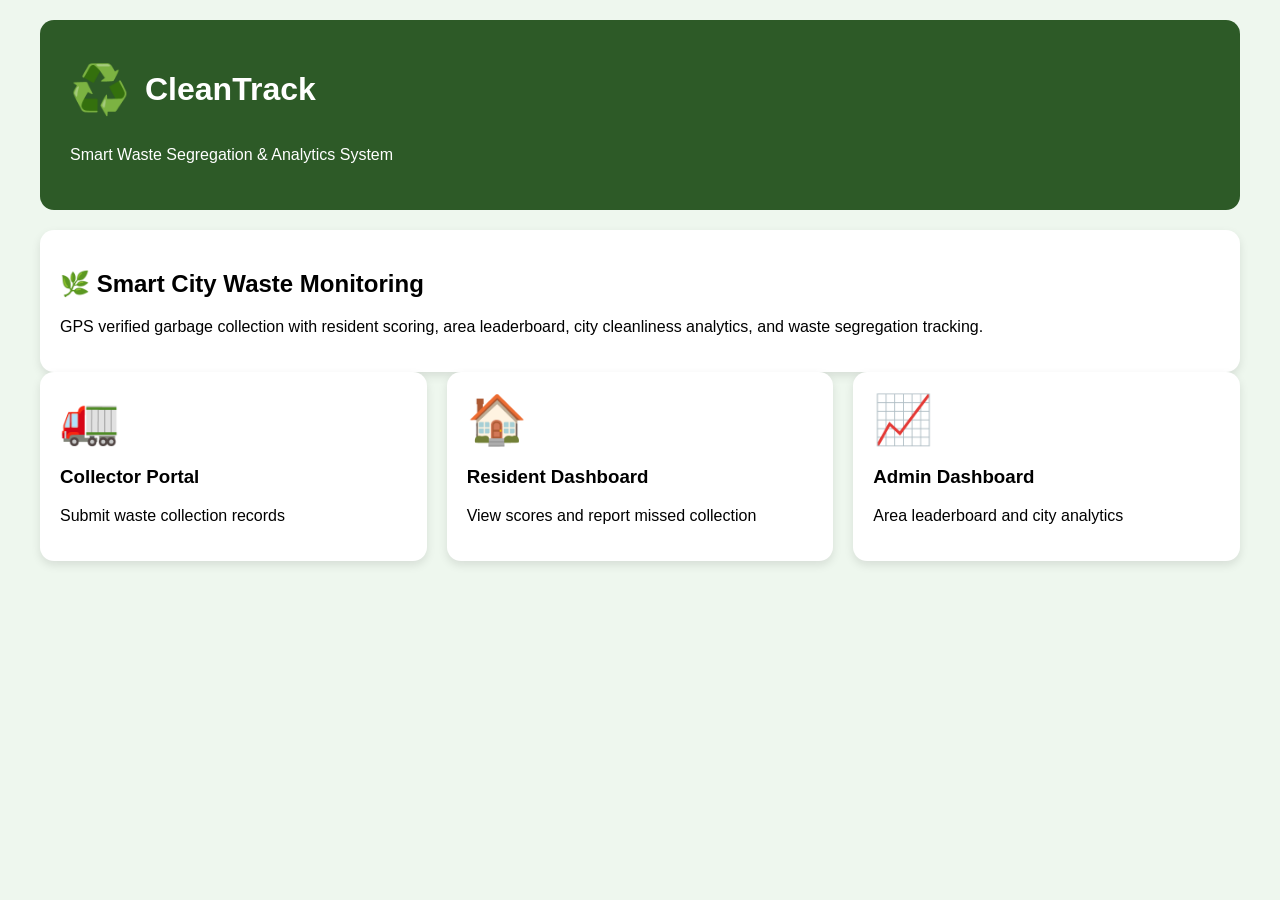
<file: index.html>
<!--CleanTrack - Complete Working Project-->


<!DOCTYPE html>
<html lang="en">
<head>
  <meta charset="UTF-8">
  <meta name="viewport" content="width=device-width, initial-scale=1.0">
  <title>CleanTrack</title>
  <link rel="stylesheet" href="style.css">
</head>
<body>

<div class="container">

  <header class="hero">

    <div class="logo">
      <span class="logo-icon">♻️</span>
      <h1>CleanTrack</h1>
    </div>

    <p class="tagline">
      Smart Waste Segregation & Analytics System
    </p>

  </header>

  <section class="intro-card form-card">

    <h2>🌿 Smart City Waste Monitoring</h2>

    <p>
      GPS verified garbage collection with resident scoring,
      area leaderboard, city cleanliness analytics,
      and waste segregation tracking.
    </p>

  </section>

  <section class="nav-cards">

    <a href="collector.html" class="nav-card">
      <span class="card-icon">🚛</span>
      <h3>Collector Portal</h3>
      <p>Submit waste collection records</p>
    </a>

    <a href="resident.html" class="nav-card">
      <span class="card-icon">🏠</span>
      <h3>Resident Dashboard</h3>
      <p>View scores and report missed collection</p>
    </a>

    <a href="admin.html" class="nav-card">
      <span class="card-icon">📈</span>
      <h3>Admin Dashboard</h3>
      <p>Area leaderboard and city analytics</p>
    </a>

  </section>

</div>

</body>
</html>
</file>
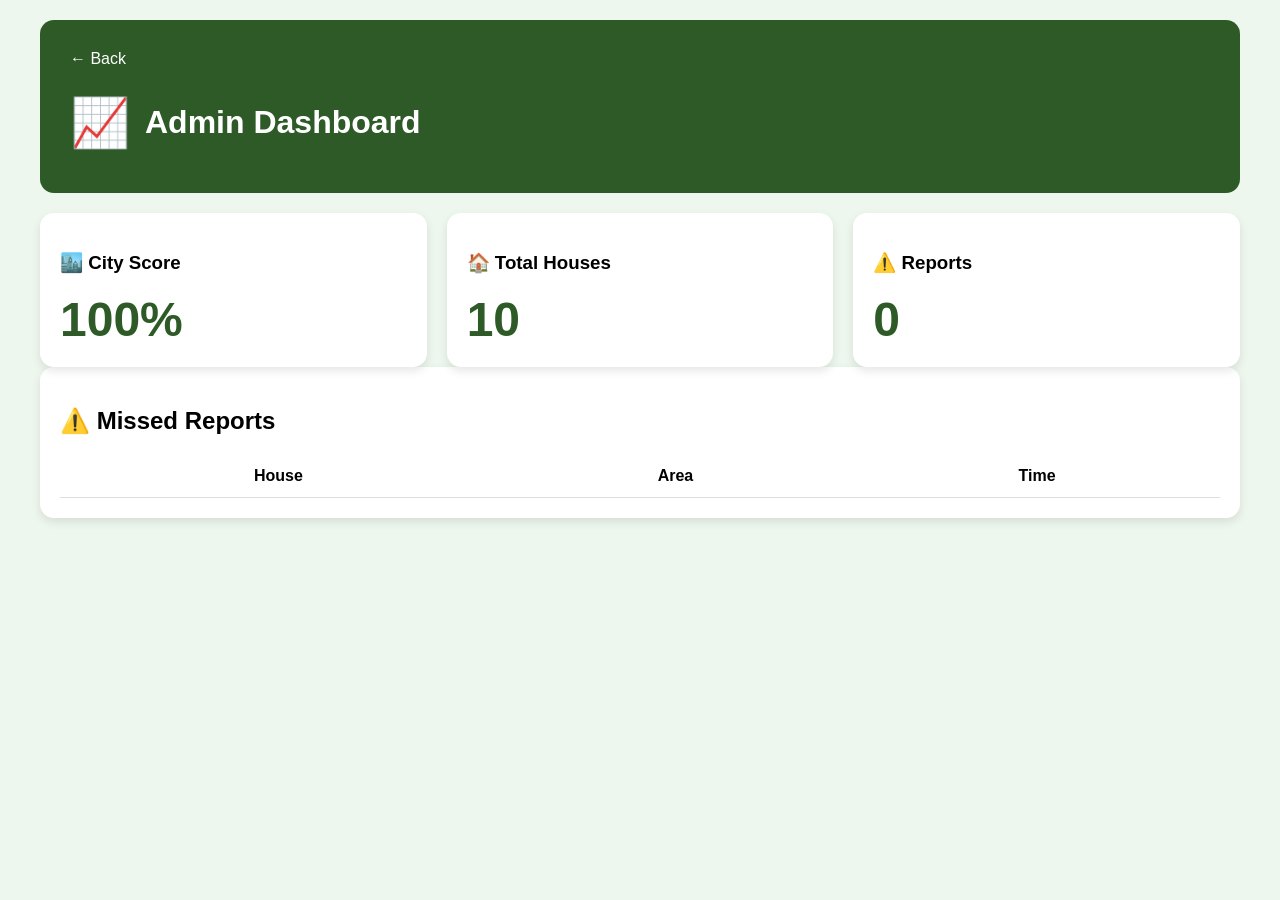
<file: admin.html>
<!DOCTYPE html>
<html lang="en">
<head>
<meta charset="UTF-8">
<meta name="viewport" content="width=device-width, initial-scale=1.0">
<title>Admin Dashboard</title>
<link rel="stylesheet" href="style.css">
</head>
<body>

<div class="container">

<header class="page-header">

<a href="index.html" class="back-link">
← Back
</a>

<div class="logo">
<span class="logo-icon">📈</span>
<h1>Admin Dashboard</h1>
</div>

</header>

<section class="admin-stats">

<div class="stat-card">
<h3>🏙️ City Score</h3>
<span id="cityScore" class="score-value">100%</span>
</div>

<div class="stat-card">
<h3>🏠 Total Houses</h3>
<span class="score-value">10</span>
</div>

<div class="stat-card">
<h3>⚠️ Reports</h3>
<span id="missedReports" class="score-value">0</span>
</div>

</section>

<section class="form-card">
<h2>⚠️ Missed Reports</h2>

<div class="table-wrapper">

<table class="data-table">
<thead>
<tr>
<th>House</th>
<th>Area</th>
<th>Time</th>
</tr>
</thead>
<tbody id="reportsTableBody"></tbody>
</table>

</div>

</section>

</div>

<script src="script.js"></script>

</body>
</html>
</file>
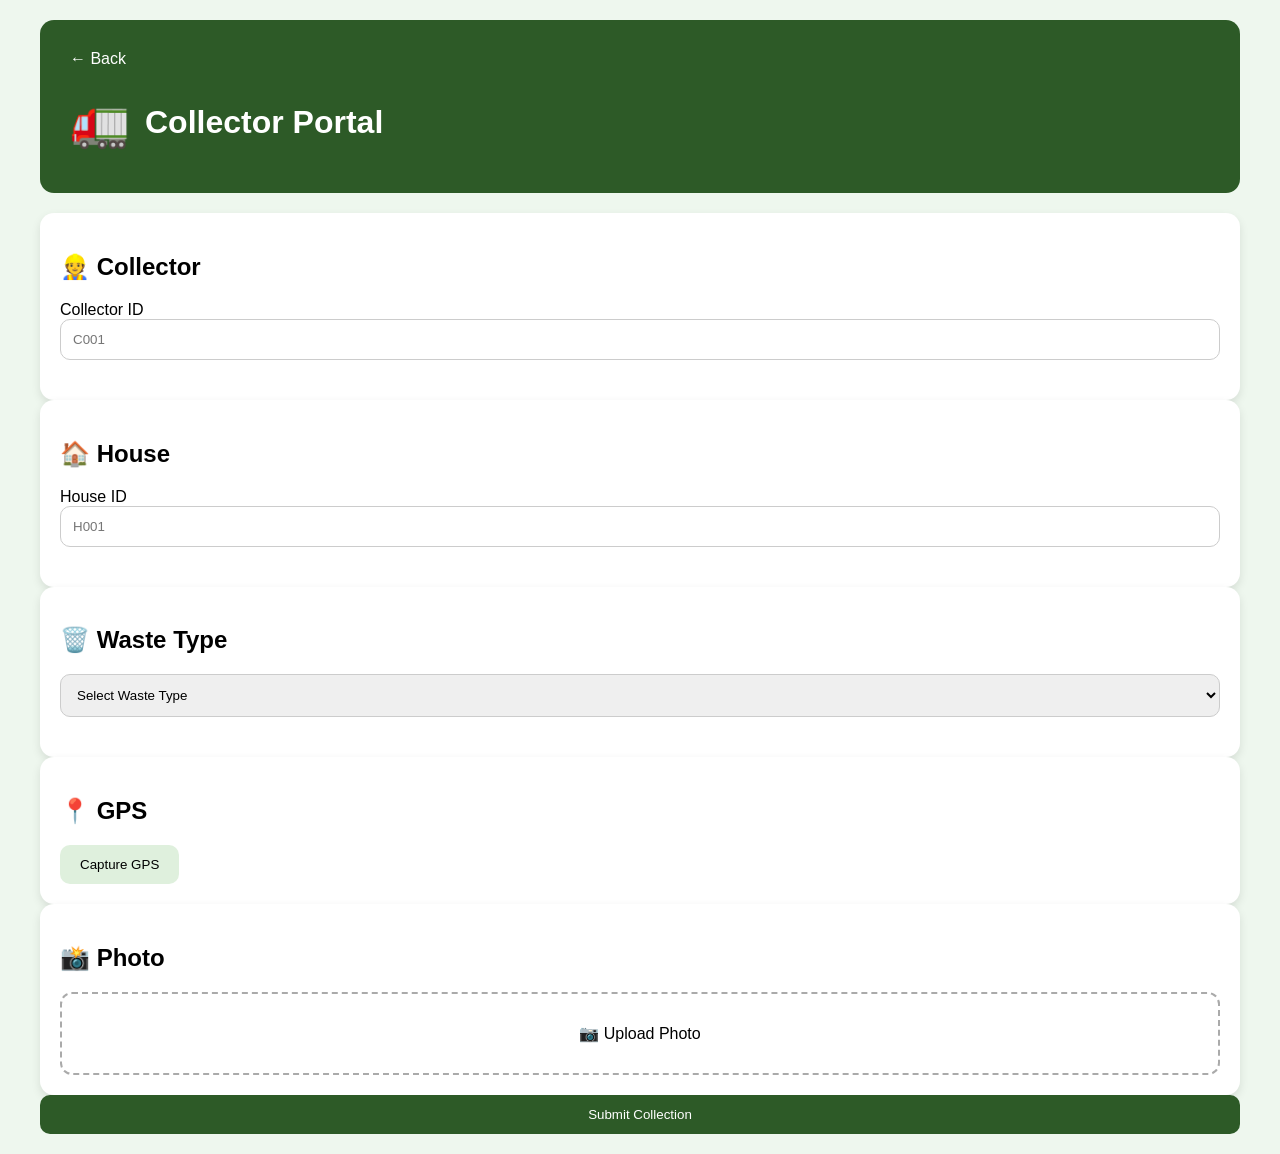
<file: collector.html>
<!DOCTYPE html>
<html lang="en">
<head>
  <meta charset="UTF-8">
  <meta name="viewport" content="width=device-width, initial-scale=1.0">
  <title>Collector Portal</title>
  <link rel="stylesheet" href="style.css">
</head>
<body>

<div class="container">

<header class="page-header">

<a href="index.html" class="back-link">
← Back
</a>

<div class="logo">
<span class="logo-icon">🚛</span>
<h1>Collector Portal</h1>
</div>

</header>

<form id="collectionForm">

<div class="form-card">

<h2>👷 Collector</h2>

<div class="form-group">
<label>Collector ID</label>
<input type="text" id="collectorId" placeholder="C001" required>
</div>

</div>

<div class="form-card">

<h2>🏠 House</h2>

<div class="form-group">
<label>House ID</label>
<input type="text" id="houseId" placeholder="H001" required>
</div>

</div>

<div class="form-card">

<h2>🗑️ Waste Type</h2>

<div class="form-group">

<select id="wasteType" required>
<option value="">Select Waste Type</option>
<option value="wet">Wet Waste Only</option>
<option value="dry">Dry Waste Only</option>
<option value="segregated">Wet + Dry Separated</option>
<option value="mixed">Mixed Waste</option>
</select>

</div>

</div>

<div class="form-card">

<h2>📍 GPS</h2>

<button type="button" id="captureGps" class="btn btn-secondary">
Capture GPS
</button>

<div id="gpsDisplay" class="gps-display hidden">

<p>
<strong>Latitude:</strong>
<span id="latitude"></span>
</p>

<p>
<strong>Longitude:</strong>
<span id="longitude"></span>
</p>

<p>
<strong>Accuracy:</strong>
<span id="accuracy"></span>
</p>

</div>

<input type="hidden" id="gpsLat">
<input type="hidden" id="gpsLng">

</div>

<div class="form-card">

<h2>📸 Photo</h2>

<label for="photoUpload" class="upload-label">
<span class="upload-icon">📷</span>
<span>Upload Photo</span>
</label>

<input type="file" id="photoUpload" class="file-input" accept="image/*">

<div id="photoPreview" class="photo-preview hidden">
<img id="previewImg">
</div>

</div>

<button class="btn btn-primary btn-large">
Submit Collection
</button>

</form>

</div>

<script src="script.js"></script>

</body>
</html>
</file>
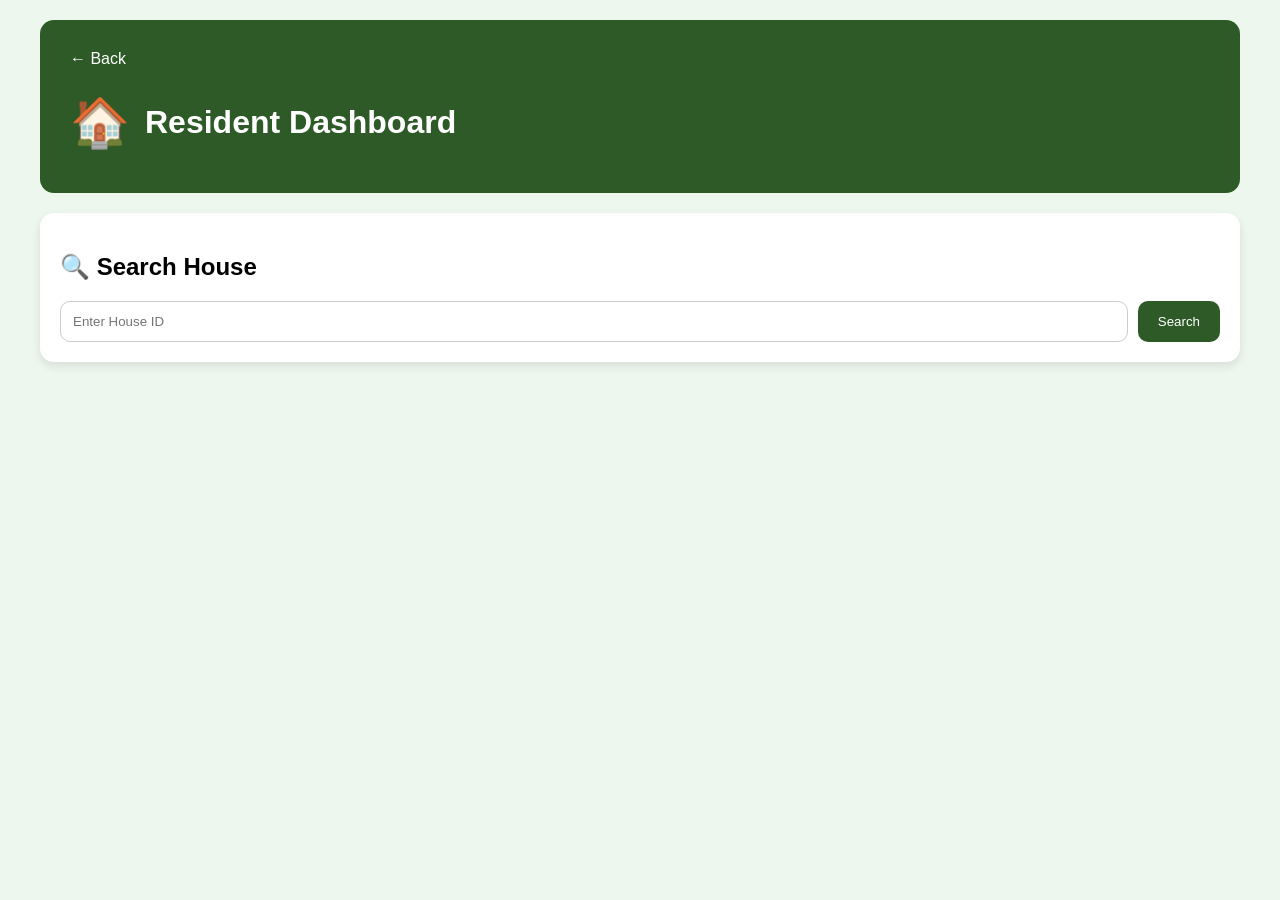
<file: resident.html>
<!DOCTYPE html>
<html lang="en">
<head>
<meta charset="UTF-8">
<meta name="viewport" content="width=device-width, initial-scale=1.0">
<title>Resident Dashboard</title>
<link rel="stylesheet" href="style.css">
</head>
<body>

<div class="container">

<header class="page-header">

<a href="index.html" class="back-link">
← Back
</a>

<div class="logo">
<span class="logo-icon">🏠</span>
<h1>Resident Dashboard</h1>
</div>

</header>

<div class="form-card">

<h2>🔍 Search House</h2>

<div class="search-group">
<input type="text" id="searchHouseId" placeholder="Enter House ID">
<button onclick="searchHouse()" class="btn btn-primary">Search</button>
</div>

</div>

<div id="residentData" class="hidden">

<div class="stats-row">

<div class="stat-card">
<h3>🏆 Cleanliness Score</h3>
<div class="score-display">
<span id="cleanlinessScore" class="score-value">100</span>
</div>
<div class="score-bar">
<div id="scoreProgress" class="score-progress"></div>
</div>
</div>

<div class="stat-card">
<h3>📊 Waste Stats</h3>

<div class="mini-stats">

<div class="mini-stat">
<span id="wetCount" class="mini-value wet">0</span>
<span>Wet</span>
</div>

<div class="mini-stat">
<span id="dryCount" class="mini-value dry">0</span>
<span>Dry</span>
</div>

<div class="mini-stat">
<span id="segregatedCount" class="mini-value segregated">0</span>
<span>Separated</span>
</div>

<div class="mini-stat">
<span id="mixedCount" class="mini-value mixed">0</span>
<span>Mixed</span>
</div>

</div>

</div>

</div>

<div class="form-card">

<h2>📋 Collection History</h2>

<div class="table-wrapper">

<table class="data-table">

<thead>
<tr>
<th>Date</th>
<th>Waste</th>
<th>Collector</th>
</tr>
</thead>

<tbody id="historyBody"></tbody>

</table>

</div>

</div>

<div class="form-card">
<h2>⚠️ Report Missed Collection</h2>
<button onclick="reportMissed()" class="btn btn-warning">
Report Missed Collection
</button>
</div>

</div>

</div>

<script src="script.js"></script>

</body>
</html>
</file>
<file: style.css>
body{
font-family:Arial;
background:#eef7ee;
margin:0;
}

.container{
max-width:1200px;
margin:auto;
padding:20px;
}

.hero,
.page-header{
background:#2d5a27;
color:white;
padding:30px;
border-radius:14px;
margin-bottom:20px;
}

.logo{
display:flex;
align-items:center;
gap:15px;
}

.logo-icon{
font-size:3rem;
}

.nav-cards{
display:grid;
grid-template-columns:repeat(auto-fit,minmax(250px,1fr));
gap:20px;
}

.nav-card,
.form-card,
.stat-card{
background:white;
padding:20px;
border-radius:14px;
box-shadow:0 4px 10px rgba(0,0,0,0.1);
}

.nav-card{
text-decoration:none;
color:black;
}

.card-icon{
font-size:3rem;
}

.form-group{
margin-bottom:20px;
}

input,
select{
width:100%;
padding:12px;
border-radius:10px;
border:1px solid #ccc;
box-sizing:border-box;
}

.btn{
padding:12px 20px;
border:none;
border-radius:10px;
cursor:pointer;
}

.btn-primary{
background:#2d5a27;
color:white;
}

.btn-secondary{
background:#dff0dd;
}

.btn-warning{
background:#f59e0b;
color:white;
}

.btn-large{
width:100%;
}

.hidden{
display:none;
}

.gps-display{
margin-top:15px;
background:#eef7ee;
padding:15px;
border-radius:10px;
}

.file-input{
display:none;
}

.upload-label{
display:block;
padding:30px;
border:2px dashed #aaa;
border-radius:12px;
text-align:center;
cursor:pointer;
}

.photo-preview img{
width:200px;
border-radius:10px;
margin-top:15px;
}

.score-value{
font-size:3rem;
font-weight:bold;
color:#2d5a27;
}

.score-bar{
height:12px;
background:#ddd;
border-radius:20px;
overflow:hidden;
}

.score-progress{
height:100%;
width:100%;
background:green;
}

.stats-row,
.admin-stats{
display:grid;
grid-template-columns:repeat(auto-fit,minmax(250px,1fr));
gap:20px;
}

.mini-stats{
display:grid;
grid-template-columns:repeat(2,1fr);
gap:10px;
}

.mini-stat{
background:#f5f5f5;
padding:15px;
border-radius:10px;
text-align:center;
}

.wet{color:green;}
.dry{color:blue;}
.mixed{color:orange;}
.segregated{color:#16a34a;}

.data-table{
width:100%;
border-collapse:collapse;
}

.data-table th,
.data-table td{
padding:12px;
border-bottom:1px solid #ddd;
}

.back-link{
color:white;
text-decoration:none;
display:inline-block;
margin-bottom:15px;
}

.search-group{
display:flex;
gap:10px;
}

@media(max-width:768px){
.search-group{
flex-direction:column;
}
}
</file>
